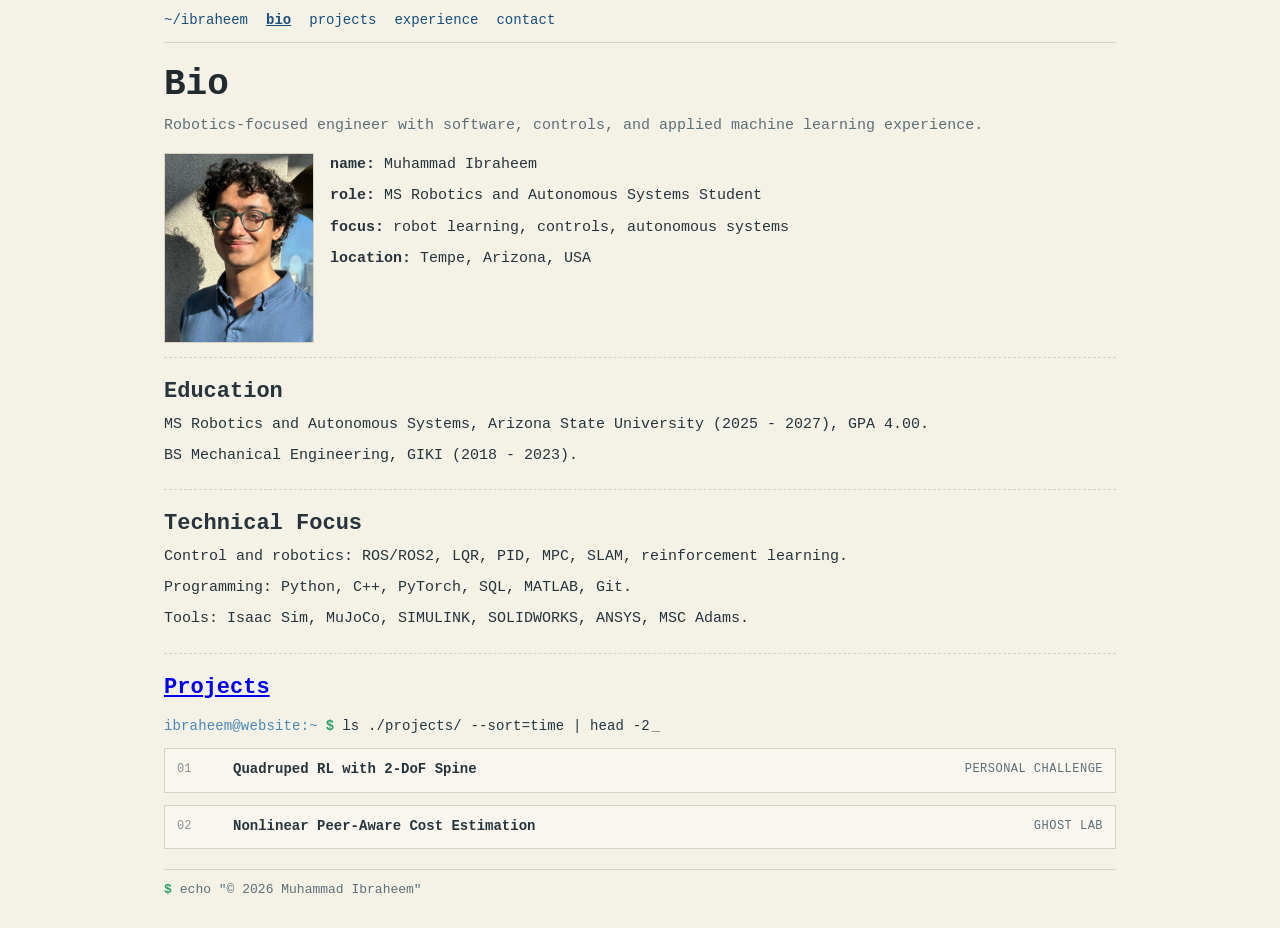
<file: index.html>
<!DOCTYPE html>
<html lang="en">
<head>
    <meta charset="UTF-8">
    <meta name="viewport" content="width=device-width, initial-scale=1.0">
    <title>Bio | Muhammad Ibraheem</title>
    <meta name="description" content="Bio of Muhammad Ibraheem, robotics-focused engineer with software, controls, and ML experience.">
    <meta name="robots" content="index,follow">
    <meta property="og:title" content="Bio | Muhammad Ibraheem">
    <meta property="og:description" content="Background, education, and technical focus in robotics and software.">
    <meta property="og:type" content="website">
    <meta property="og:url" content="https://ibraheem-111.github.io/">
    <meta property="og:image" content="https://ibraheem-111.github.io/ibraheem-coit-tower.jpeg">
    <meta name="twitter:card" content="summary_large_image">
    <meta name="twitter:title" content="Bio | Muhammad Ibraheem">
    <meta name="twitter:description" content="Background and technical focus in robotics.">
    <meta name="twitter:image" content="https://ibraheem-111.github.io/ibraheem-coit-tower.jpeg">
    <link rel="canonical" href="https://ibraheem-111.github.io/">
    <link rel="icon" type="image/svg+xml" href="/favicon.svg">
    <link rel="shortcut icon" href="/favicon.svg">
    <link rel="stylesheet" href="/styles.css">
    <!-- GoatCounter Analytics -->
    <script data-goatcounter="https://ibraheem-111.goatcounter.com/count" async src="//gc.zgo.at/count.js"></script>
</head>
<body>
    <a href="#mainContent" class="skip-to-content">Skip to main content</a>
    <div class="layout">
        <nav class="top-nav" aria-label="Main navigation">
            <a href="/">~/ibraheem</a>
            <a href="/" aria-current="page">bio</a>
            <a href="/projects/">projects</a>
            <a href="/experience.html">experience</a>
            <a href="/contact.html">contact</a>
        </nav>

        <main id="mainContent">
            <h1>Bio</h1>
            <p class="lead">Robotics-focused engineer with software, controls, and applied machine learning experience.</p>

            <section class="entry profile-entry">
                <img src="/ibraheem-coit-tower.jpeg" alt="Portrait of Muhammad Ibraheem" class="profile-photo">
                <div>
                    <p class="desc"><strong>name:</strong> Muhammad Ibraheem</p>
                    <p class="desc"><strong>role:</strong> MS Robotics and Autonomous Systems Student</p>
                    <p class="desc"><strong>focus:</strong> robot learning, controls, autonomous systems</p>
                    <p class="desc"><strong>location:</strong> Tempe, Arizona, USA</p>
                </div>
            </section>

            <section class="entry">
                <h2>Education</h2>
                <p class="desc">MS Robotics and Autonomous Systems, Arizona State University (2025 - 2027), GPA 4.00.</p>
                <p class="desc">BS Mechanical Engineering, GIKI (2018 - 2023).</p>
            </section>

            <section class="entry">
                <h2>Technical Focus</h2>
                <p class="desc">Control and robotics: ROS/ROS2, LQR, PID, MPC, SLAM, reinforcement learning.</p>
                <p class="desc">Programming: Python, C++, PyTorch, SQL, MATLAB, Git.</p>
                <p class="desc">Tools: Isaac Sim, MuJoCo, SIMULINK, SOLIDWORKS, ANSYS, MSC Adams.</p>
            </section>

            <section class="entry" aria-labelledby="featured-projects-title">
                <h2 id="featured-projects-title"><a href="/projects/">Projects</a></h2>
                <div class="block"><span class="prompt">$</span>ls ./projects/ --sort=time | head -2</div>
                <details class="project-details project-toggle">
                    <summary>
                        <span class="toggle-num">01</span>
                        <span class="toggle-title">Quadruped RL with 2-DoF Spine</span>
                        <span class="toggle-meta">Personal Challenge</span>
                    </summary>
                    <ul class="list">
                        <li>Modified a Unitree Go2 with a 2-joint spine and trained an RL policy for tight-corner navigation.</li>
                        <li>Designed observation and action spaces using IMU, joint states, and relative obstacle-goal pose.</li>
                        <li>Iteratively tuned rewards and dynamics constraints in Isaac Sim for robust hallway turning.</li>
                    </ul>
                    <p class="links">
                        <a href="/projects/">view-projects</a>
                    </p>
                </details>

                <details class="project-details project-toggle">
                    <summary>
                        <span class="toggle-num">02</span>
                        <span class="toggle-title">Nonlinear Peer-Aware Cost Estimation</span>
                        <span class="toggle-meta">GHOST Lab</span>
                    </summary>
                    <ul class="list">
                        <li>Programmed a mobile robot to move based on a nonlinear peer-aware cost function.</li>
                        <li>Built real-time control and filtering stack with ROS, EKF, and MPC.</li>
                        <li>Integrated Bayesian intent inference for belief-aware decisions.</li>
                    </ul>
                    <p class="links">
                        <a href="/projects/">view-projects</a>
                    </p>
                </details>
            </section>
        </main>

        <footer>
            <div><span class="prompt">$</span>echo "© 2026 Muhammad Ibraheem"</div>
        </footer>
    </div>
</body>
</html>
</file>
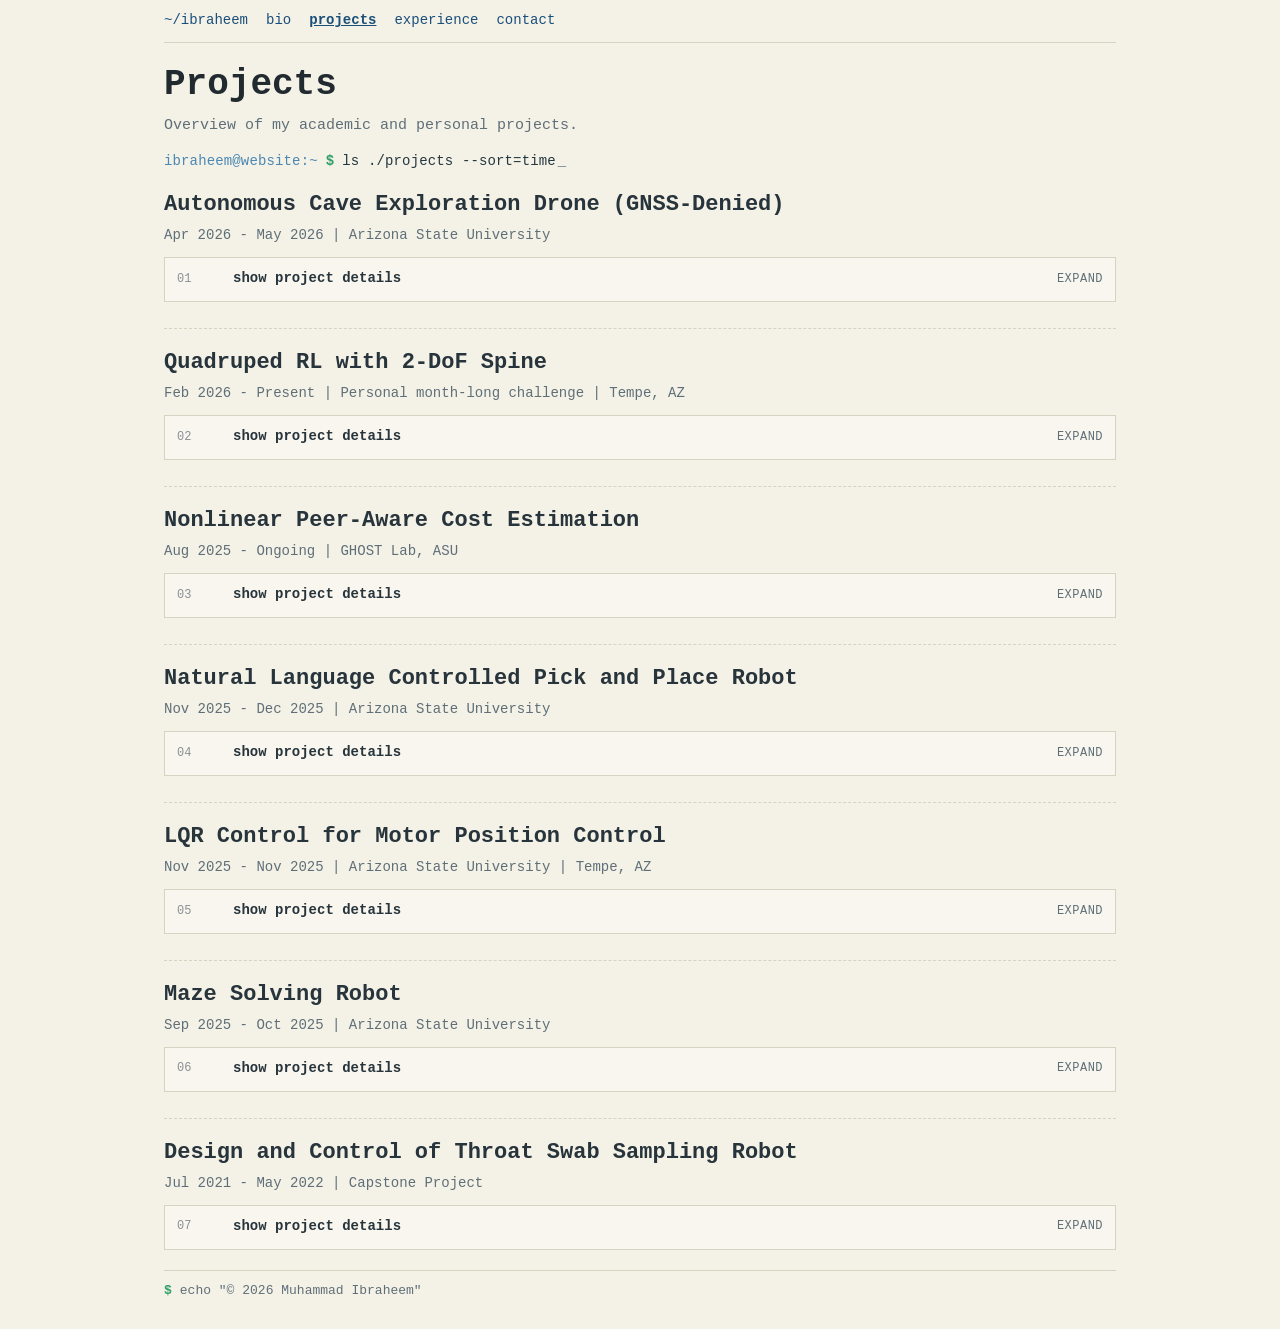
<file: projects/index.html>
<!DOCTYPE html>
<html lang="en">
<head>
    <meta charset="UTF-8">
    <meta name="viewport" content="width=device-width, initial-scale=1.0">
    <title>Projects | Muhammad Ibraheem</title>
    <meta name="description" content="Robotics projects by Muhammad Ibraheem with direct links to case studies and GitHub.">
    <meta name="author" content="Muhammad Ibraheem">
    <meta name="robots" content="index,follow">
    <link rel="canonical" href="https://ibraheem-111.github.io/projects/">
    <meta property="og:title" content="Projects | Muhammad Ibraheem">
    <meta property="og:description" content="Direct overview of robotics projects with case studies and GitHub links.">
    <meta property="og:type" content="website">
    <meta property="og:url" content="https://ibraheem-111.github.io/projects/">
    <meta property="og:image" content="https://ibraheem-111.github.io/ibraheem-coit-tower.jpeg">
    <meta name="twitter:card" content="summary_large_image">
    <meta name="twitter:title" content="Projects | Muhammad Ibraheem">
    <meta name="twitter:description" content="Direct overview of robotics projects with case studies and GitHub links.">
    <meta name="twitter:image" content="https://ibraheem-111.github.io/ibraheem-coit-tower.jpeg">
    <link rel="icon" type="image/svg+xml" href="/favicon.svg">
    <link rel="shortcut icon" href="/favicon.svg">
    <link rel="stylesheet" href="/styles.css">
    <!-- GoatCounter Analytics -->
    <script data-goatcounter="https://ibraheem-111.goatcounter.com/count" async src="//gc.zgo.at/count.js"></script>
</head>
<body>
    <a href="#mainContent" class="skip-to-content">Skip to main content</a>
    <div class="layout">
        <nav class="top-nav" aria-label="Main navigation">
            <a href="/">~/ibraheem</a>
            <a href="/">bio</a>
            <a href="/projects/" aria-current="page">projects</a>
            <a href="/experience.html">experience</a>
            <a href="/contact.html">contact</a>
        </nav>

        <main id="mainContent">
            <h1>Projects</h1>
            <p class="lead">Overview of my academic and personal projects.</p>

            <div class="block"><span class="prompt">$</span>ls ./projects --sort=time</div>

            <section class="project" aria-labelledby="cave-title">
                <h2 id="cave-title">Autonomous Cave Exploration Drone (GNSS-Denied)</h2>
                <p class="meta">Apr 2026 - May 2026 | Arizona State University</p>
                <details class="project-details project-toggle">
                    <summary>
                        <span class="toggle-num">01</span>
                        <span class="toggle-title">show project details</span>
                        <span class="toggle-meta">expand</span>
                    </summary>
                    <p class="desc">Frontier-based autonomous mapping of a GNSS-denied cave with a PX4/Gazebo quadrotor. Replaced GPS with external-vision EKF2 fusion, bridging RTAB-Map RGB-D odometry into PX4 and adding reactive lidar avoidance and a return-home behavior.</p>
                    <p class="tags">tech: ROS 2, PX4, Gazebo, RTAB-Map, RGB-D SLAM, Python, Lidar</p>
                    <ul class="list">
                        <li>Built a PX4/Gazebo cave drone with RGB-D camera, 2D lidar, IMU, and a front spotlight.</li>
                        <li>Configured EKF2 for GNSS-denied flight using external vision for position and heading.</li>
                        <li>Bridged RTAB-Map odometry into PX4 VehicleOdometry with ENU/FLU to NED/FRD frame handling.</li>
                        <li>Wrote a ROS 2 autonomy node for takeoff, cave entry, frontier exploration, local planning, avoidance, and return.</li>
                    </ul>
                    <p class="links">
                        <a href="/projects/cave-exploration.html">case-study</a>
                        <a href="https://github.com/ibraheem-111/energy-and-uncertainty-aware-active-exploration" target="_blank" rel="noopener noreferrer">github</a>
                        <span class="disabled">demo (todo)</span>
                    </p>
                </details>
            </section>

            <section class="project" aria-labelledby="quadruped-title">
                <h2 id="quadruped-title">Quadruped RL with 2-DoF Spine</h2>
                <p class="meta">Feb 2026 - Present | Personal month-long challenge | Tempe, AZ</p>
                <details class="project-details project-toggle">
                    <summary>
                        <span class="toggle-num">02</span>
                        <span class="toggle-title">show project details</span>
                        <span class="toggle-meta">expand</span>
                    </summary>
                    <p class="desc">Modified a Unitree Go2 with a 2-joint spine and trained an RL policy for tight-corner navigation in narrow hallways. Designed observation/action spaces using IMU, joint states, and relative obstacle-goal pose. Training done in Isaac Sim with iterative dynamics constraints.</p>
                    <p class="tags">tech: Reinforcement Learning, Isaac Sim, Python, Robot Dynamics, IMU</p>
                    <ul class="list">
                        <li>Trained a locomotion policy for a Unitree Go2 quadruped under challenging terrain conditions.</li>
                        <li>Designed observation and action spaces using IMU, joint states, and relative obstacle-goal pose.</li>
                        <li>Iteratively tuned rewards and simulation constraints for robust tight-corner and hallway navigation.</li>
                    </ul>
                    <p class="links">
                        <span class="disabled">case-study (on hold)</span>
                        <a href="https://github.com/ibraheem-111/quadruped-spine-link" target="_blank" rel="noopener noreferrer">github</a>
                        <span class="disabled">demo (todo)</span>
                    </p>
                </details>
            </section>

            <section class="project" aria-labelledby="nonlinear-title">
                <h2 id="nonlinear-title">Nonlinear Peer-Aware Cost Estimation</h2>
                <p class="meta">Aug 2025 - Ongoing | GHOST Lab, ASU</p>
                <details class="project-details project-toggle">
                    <summary>
                        <span class="toggle-num">03</span>
                        <span class="toggle-title">show project details</span>
                        <span class="toggle-meta">expand</span>
                    </summary>
                    <p class="desc">Mobile robot navigation using a nonlinear cost function with motion-capture calibration, EKF filtering, and model predictive control.</p>
                    <p class="desc">IJRR manuscript submission is currently in progress for this project.</p>
                    <p class="tags">tech: ROS, C++, Motion Capture, EKF, MPC</p>
                    <ul class="list">
                        <li>Programmed a mobile robot to move based on a nonlinear peer-aware cost function.</li>
                        <li>Calibrated motion capture to estimate real-time positions of rigid bodies.</li>
                        <li>Developed ROS nodes in C++ for real-time control and feedback collection.</li>
                        <li>Used Extended Kalman Filter to reduce motion-capture noise.</li>
                        <li>Applied Model Predictive Control for trajectory planning and robot motion control.</li>
                        <li>Integrated Bayesian intent inference for belief-aware decision making.</li>
                    </ul>
                    <p class="links">
                        <span class="disabled">case-study (on hold)</span>
                        <a href="https://github.com/YousefSoltanian/intent_comm_ros2_ws/tree/main/src" target="_blank" rel="noopener noreferrer">github</a>
                        <span class="disabled">demo (todo)</span>
                    </p>
                </details>
            </section>

            <section class="project" aria-labelledby="nlpp-title">
                <h2 id="nlpp-title">Natural Language Controlled Pick and Place Robot</h2>
                <p class="meta">Nov 2025 - Dec 2025 | Arizona State University</p>
                <details class="project-details project-toggle">
                    <summary>
                        <span class="toggle-num">04</span>
                        <span class="toggle-title">show project details</span>
                        <span class="toggle-meta">expand</span>
                    </summary>
                    <p class="desc">Built a robot system that maps user language commands into pick/place actions using ROS2 orchestration and 3D perception.</p>
                    <p class="tags">tech: ROS2, Python, Computer Vision, NLP</p>
                    <ul class="list">
                        <li>Programmed a robot to pick and place colored and sized blocks based on user instructions.</li>
                        <li>Created a ROS2 orchestrator node to delegate tasks using ROS2 actions.</li>
                        <li>Implemented stereo perception for object size, color, and depth estimation.</li>
                        <li>Added retry and verification loops for failed manipulations.</li>
                    </ul>
                    <p class="links">
                        <span class="disabled">case-study (on hold)</span>
                        <a href="https://github.com/ibraheem-111/ras545-final" target="_blank" rel="noopener noreferrer">github</a>
                        <a href="https://youtu.be/O5aPdSGbs1w" target="_blank" rel="noopener noreferrer">demo</a>
                    </p>
                </details>
            </section>

            <section class="project" aria-labelledby="lqr-title">
                <h2 id="lqr-title">LQR Control for Motor Position Control</h2>
                <p class="meta">Nov 2025 - Nov 2025 | Arizona State University | Tempe, AZ</p>
                <details class="project-details project-toggle">
                    <summary>
                        <span class="toggle-num">05</span>
                        <span class="toggle-title">show project details</span>
                        <span class="toggle-meta">expand</span>
                    </summary>
                    <p class="desc">Built and evaluated LQR-based controllers for motor position control and disturbance-robust cart-pole stabilization.</p>
                    <p class="tags">tech: SIMULINK, Arduino, ROS2, Gazebo, LQR, State Feedback, IIR Filtering</p>
                    <ul class="list">
                        <li>Built an LQR position controller in SIMULINK and ported it to Arduino.</li>
                        <li>Implemented state-feedback control with IIR velocity filtering to reject encoder noise.</li>
                        <li>Developed and analyzed an LQR cart-pole controller in ROS2 and Gazebo under stochastic earthquake disturbances, tuning Q and R matrices to balance stability and control effort.</li>
                        <li>Evaluated system performance using pole angle deviation, cart displacement, and control effort metrics.</li>
                    </ul>
                    <p class="links">
                        <span class="disabled">case-study (on hold)</span>
                        <span class="disabled">github (todo)</span>
                        <span class="disabled">demo (todo)</span>
                    </p>
                </details>
            </section>

            <section class="project" aria-labelledby="maze-title">
                <h2 id="maze-title">Maze Solving Robot</h2>
                <p class="meta">Sep 2025 - Oct 2025 | Arizona State University</p>
                <details class="project-details project-toggle">
                    <summary>
                        <span class="toggle-num">06</span>
                        <span class="toggle-title">show project details</span>
                        <span class="toggle-meta">expand</span>
                    </summary>
                    <p class="desc">Vision-based maze solving with VLM supervision and A* search for pathfinding.</p>
                    <p class="tags">tech: OpenCLIP, YOLO, CV2, A* Search</p>
                    <ul class="list">
                        <li>Used OpenCLIP VLM as a supervisor agent to trigger the maze-solving pipeline.</li>
                        <li>Leveraged YOLO and CV2 for computer vision to isolate the maze region.</li>
                        <li>Implemented A* search to find maze solutions.</li>
                        <li>Used multithreading to separate motion control and maze detection modules.</li>
                    </ul>
                    <p class="links">
                        <span class="disabled">github (todo)</span>
                        <a href="https://www.linkedin.com/posts/muhammad-ibraheem-robotics_a-few-weeks-ago-i-programmed-this-robot-ugcPost-7403331270530965504-ETrW?utm_source=share&utm_medium=member_desktop&rcm=ACoAACSr9K8B1elJvjcX5cQr2xw1U8Rp2z8egsg" target="_blank" rel="noopener noreferrer">demo</a>
                    </p>
                </details>
            </section>

            <section class="project" aria-labelledby="swab-title">
                <h2 id="swab-title">Design and Control of Throat Swab Sampling Robot</h2>
                <p class="meta">Jul 2021 - May 2022 | Capstone Project</p>
                <details class="project-details project-toggle">
                    <summary>
                        <span class="toggle-num">07</span>
                        <span class="toggle-title">show project details</span>
                        <span class="toggle-meta">expand</span>
                    </summary>
                    <p class="desc">6-DOF robotic system from CAD and dynamic analysis to inverse kinematics and ROS-based network control. Placed 3rd out of 25 teams.</p>
                    <p class="tags">tech: SOLIDWORKS, MSC Adams, MATLAB, ROS</p>
                    <ul class="list">
                        <li>Achieved 3rd position in the 2022 industrial open house out of 25 competing groups.</li>
                        <li>Designed the robot using SOLIDWORKS and MSC Adams for dynamic analysis.</li>
                        <li>Simulated inverse kinematic equations for joint-angle calculation in MATLAB.</li>
                        <li>Developed ROS nodes for controlling the robot over the network.</li>
                        <li>Tuned control parameters and sensors for real-robot operation.</li>
                    </ul>
                    <p class="links">
                        <a href="https://github.com/ibraheem-111/Design-and-Control-of-Throat-Swab-Sampling-Robot" target="_blank" rel="noopener noreferrer">github</a>
                        <span class="disabled">demo (todo)</span>
                    </p>
                </details>
            </section>
        </main>

        <footer>
            <div><span class="prompt">$</span>echo "© 2026 Muhammad Ibraheem"</div>
        </footer>
    </div>
</body>
</html>
</file>
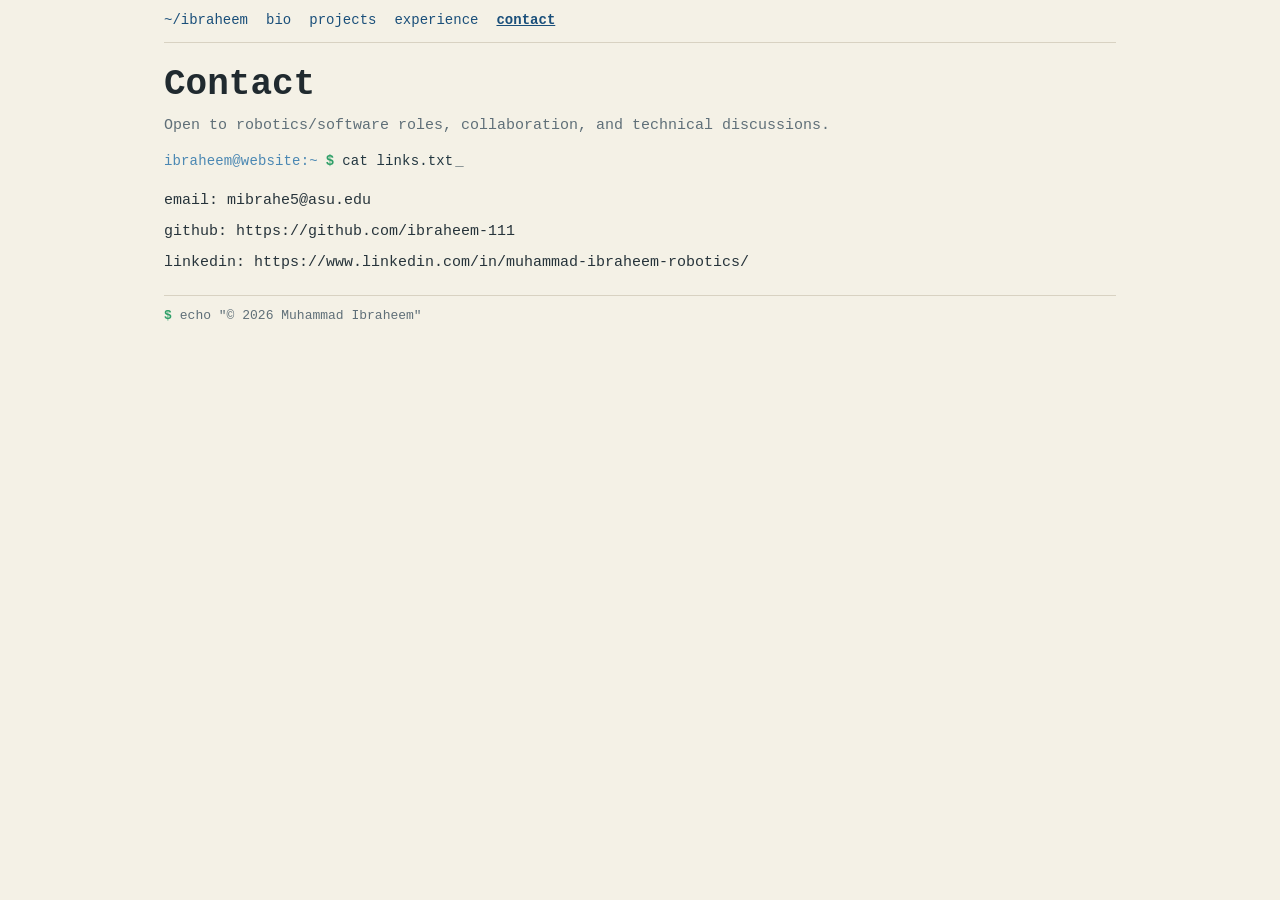
<file: contact.html>
<!DOCTYPE html>
<html lang="en">
<head>
    <meta charset="UTF-8">
    <meta name="viewport" content="width=device-width, initial-scale=1.0">
    <title>Contact | Muhammad Ibraheem</title>
    <meta name="description" content="Contact details for Muhammad Ibraheem.">
    <meta name="robots" content="index,follow">
    <meta property="og:title" content="Contact | Muhammad Ibraheem">
    <meta property="og:description" content="Email, GitHub, and LinkedIn contact details.">
    <meta property="og:type" content="website">
    <meta property="og:url" content="https://ibraheem-111.github.io/contact.html">
    <meta property="og:image" content="https://ibraheem-111.github.io/ibraheem-coit-tower.jpeg">
    <meta name="twitter:card" content="summary_large_image">
    <meta name="twitter:title" content="Contact | Muhammad Ibraheem">
    <meta name="twitter:description" content="Email, GitHub, and LinkedIn contact details.">
    <meta name="twitter:image" content="https://ibraheem-111.github.io/ibraheem-coit-tower.jpeg">
    <link rel="canonical" href="https://ibraheem-111.github.io/contact.html">
    <link rel="icon" type="image/svg+xml" href="/favicon.svg">
    <link rel="shortcut icon" href="/favicon.svg">
    <link rel="stylesheet" href="/styles.css">
    <!-- GoatCounter Analytics -->
    <script data-goatcounter="https://ibraheem-111.goatcounter.com/count" async src="//gc.zgo.at/count.js"></script>
</head>
<body>
    <a href="#mainContent" class="skip-to-content">Skip to main content</a>
    <div class="layout">
        <nav class="top-nav" aria-label="Main navigation">
            <a href="/">~/ibraheem</a>
            <a href="/">bio</a>
            <a href="/projects/">projects</a>
            <a href="/experience.html">experience</a>
            <a href="/contact.html" aria-current="page">contact</a>
        </nav>

        <main id="mainContent">
            <h1>Contact</h1>
            <p class="lead">Open to robotics/software roles, collaboration, and technical discussions.</p>

            <div class="block"><span class="prompt">$</span>cat links.txt</div>

            <section class="entry">
                <p class="desc">email: <a class="plain-link" href="mailto:mibrahe5@asu.edu" target="_blank" rel="noopener noreferrer">mibrahe5@asu.edu</a></p>
                <p class="desc">github: <a class="plain-link" href="https://github.com/ibraheem-111" target="_blank" rel="noopener noreferrer">https://github.com/ibraheem-111</a></p>
                <p class="desc">linkedin: <a class="plain-link" href="https://www.linkedin.com/in/muhammad-ibraheem-robotics/" target="_blank" rel="noopener noreferrer">https://www.linkedin.com/in/muhammad-ibraheem-robotics/</a></p>
            </section>
        </main>

        <footer>
            <div><span class="prompt">$</span>echo "© 2026 Muhammad Ibraheem"</div>
        </footer>
    </div>
</body>
</html>
</file>
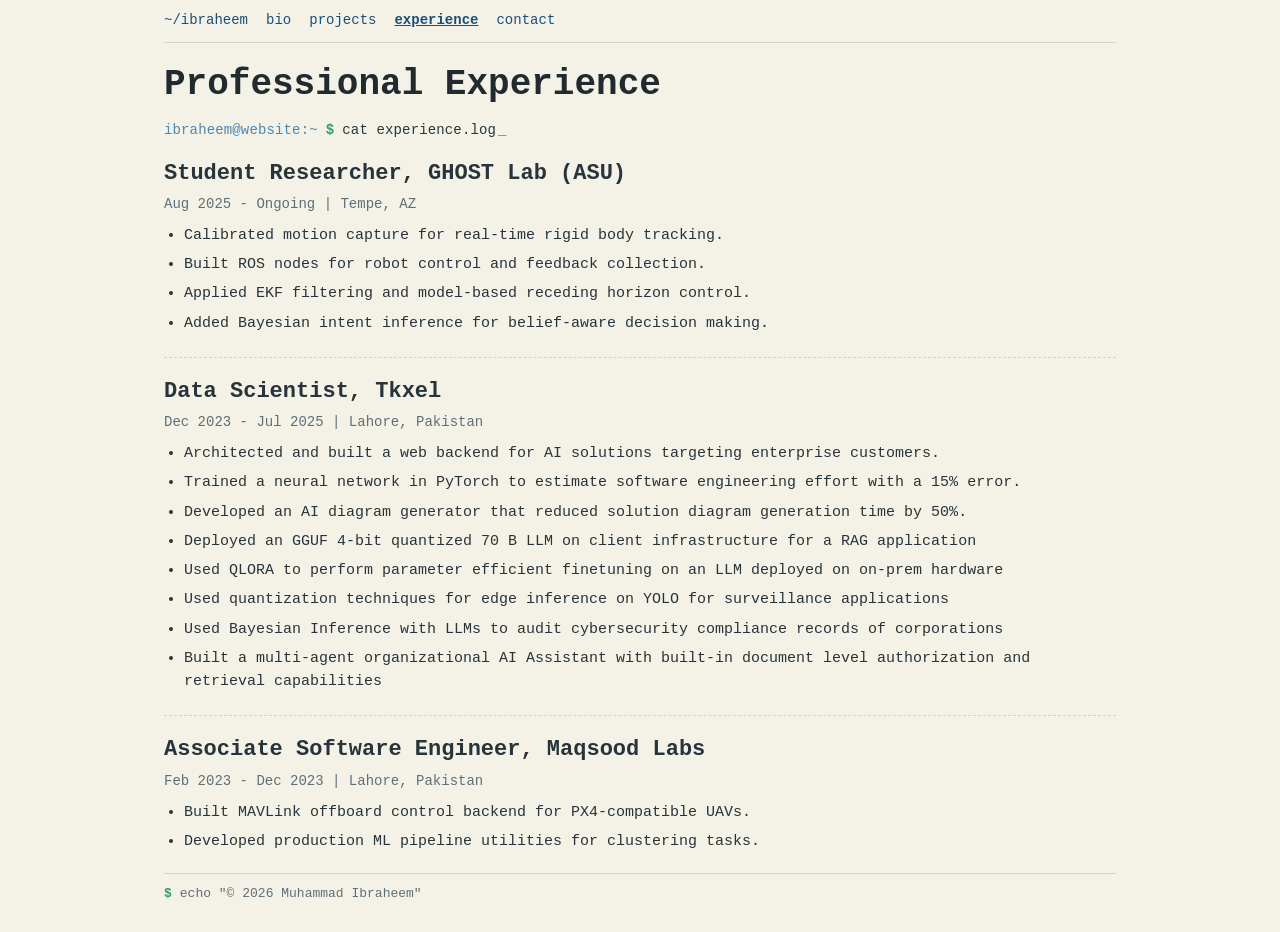
<file: experience.html>
<!DOCTYPE html>
<html lang="en">
<head>
    <meta charset="UTF-8">
    <meta name="viewport" content="width=device-width, initial-scale=1.0">
    <title>Experience | Muhammad Ibraheem</title>
    <meta name="description" content="Experience of Muhammad Ibraheem in robotics research and applied AI engineering.">
    <meta name="robots" content="index,follow">
    <meta property="og:title" content="Experience | Muhammad Ibraheem">
    <meta property="og:description" content="Robotics and AI experience in research and industry.">
    <meta property="og:type" content="website">
    <meta property="og:url" content="https://ibraheem-111.github.io/experience.html">
    <meta property="og:image" content="https://ibraheem-111.github.io/ibraheem-coit-tower.jpeg">
    <meta name="twitter:card" content="summary_large_image">
    <meta name="twitter:title" content="Experience | Muhammad Ibraheem">
    <meta name="twitter:description" content="Research and industry experience in robotics and AI.">
    <meta name="twitter:image" content="https://ibraheem-111.github.io/ibraheem-coit-tower.jpeg">
    <link rel="canonical" href="https://ibraheem-111.github.io/experience.html">
    <link rel="icon" type="image/svg+xml" href="/favicon.svg">
    <link rel="shortcut icon" href="/favicon.svg">
    <link rel="stylesheet" href="/styles.css">
    <!-- GoatCounter Analytics -->
    <script data-goatcounter="https://ibraheem-111.goatcounter.com/count" async src="//gc.zgo.at/count.js"></script>
</head>
<body>
    <a href="#mainContent" class="skip-to-content">Skip to main content</a>
    <div class="layout">
        <nav class="top-nav" aria-label="Main navigation">
            <a href="/">~/ibraheem</a>
            <a href="/">bio</a>
            <a href="/projects/">projects</a>
            <a href="/experience.html" aria-current="page">experience</a>
            <a href="/contact.html">contact</a>
        </nav>

        <main id="mainContent">
            <h1>Professional Experience</h1>

            <div class="block"><span class="prompt">$</span>cat experience.log</div>

            <section class="entry">
                <h2>Student Researcher, GHOST Lab (ASU)</h2>
                <p class="meta">Aug 2025 - Ongoing | Tempe, AZ</p>
                <ul class="list">
                    <li>Calibrated motion capture for real-time rigid body tracking.</li>
                    <li>Built ROS nodes for robot control and feedback collection.</li>
                    <li>Applied EKF filtering and model-based receding horizon control.</li>
                    <li>Added Bayesian intent inference for belief-aware decision making.</li>
                </ul>
            </section>

            <section class="entry">
                <h2>Data Scientist, Tkxel</h2>
                <p class="meta">Dec 2023 - Jul 2025 | Lahore, Pakistan</p>
                <ul class="list">
                    <li>Architected and built a web backend for AI solutions targeting enterprise customers.</li>
                    <li>Trained a neural network in PyTorch to estimate software engineering effort with a 15% error.</li>
                    <li>Developed an AI diagram generator that reduced solution diagram generation time by 50%.</li>
                    <li>Deployed an GGUF 4-bit quantized 70 B LLM on client infrastructure for a RAG application</li>
                    <li>Used QLORA to perform parameter efficient finetuning on an LLM deployed on on-prem hardware</li>
                    <li>Used quantization techniques for edge inference on YOLO for surveillance applications</li>
                    <li>Used Bayesian Inference with LLMs to audit cybersecurity compliance records of corporations</li>
                    <li>Built a multi-agent organizational AI Assistant with built-in document level authorization and retrieval capabilities</li>  
                </ul>
            </section>

            <section class="entry">
                <h2>Associate Software Engineer, Maqsood Labs</h2>
                <p class="meta">Feb 2023 - Dec 2023 | Lahore, Pakistan</p>
                <ul class="list">
                    <li>Built MAVLink offboard control backend for PX4-compatible UAVs.</li>
                    <li>Developed production ML pipeline utilities for clustering tasks.</li>
                </ul>
            </section>
        </main>

        <footer>
            <div><span class="prompt">$</span>echo "© 2026 Muhammad Ibraheem"</div>
        </footer>
    </div>
</body>
</html>
</file>
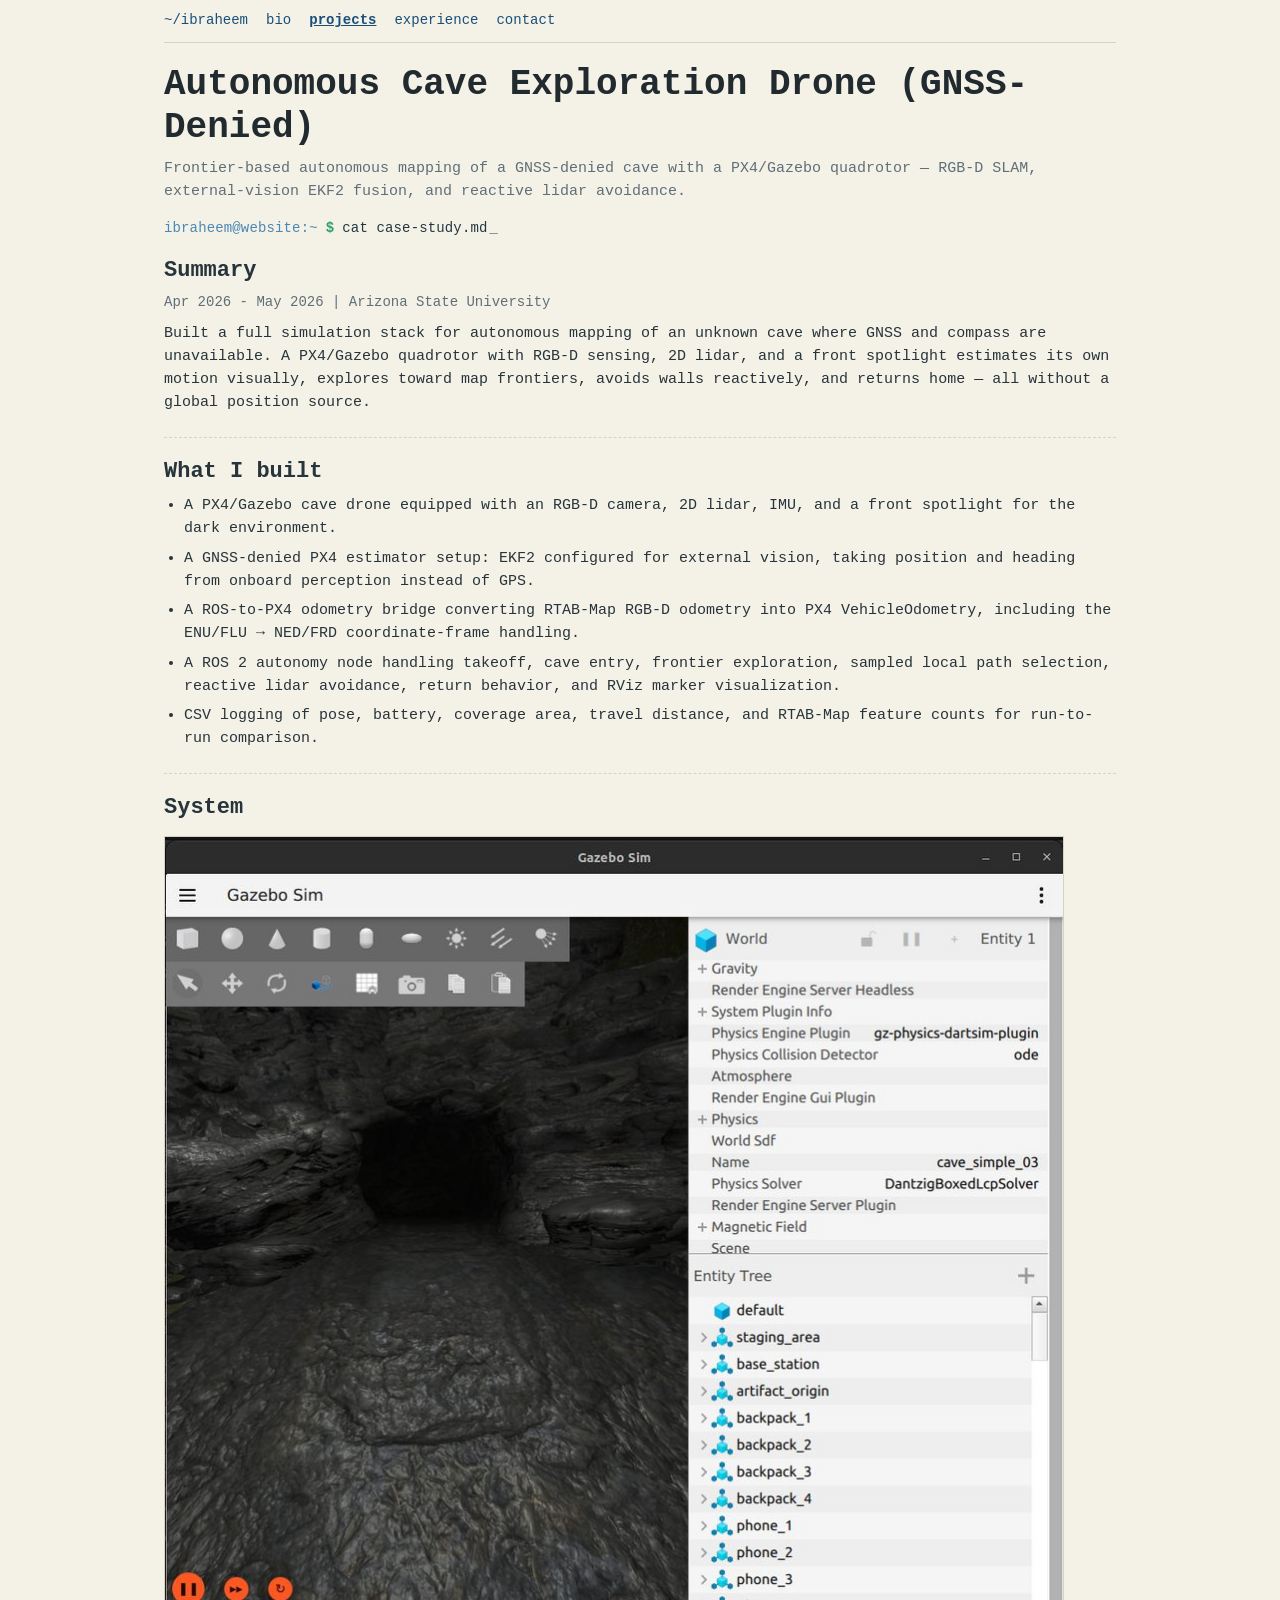
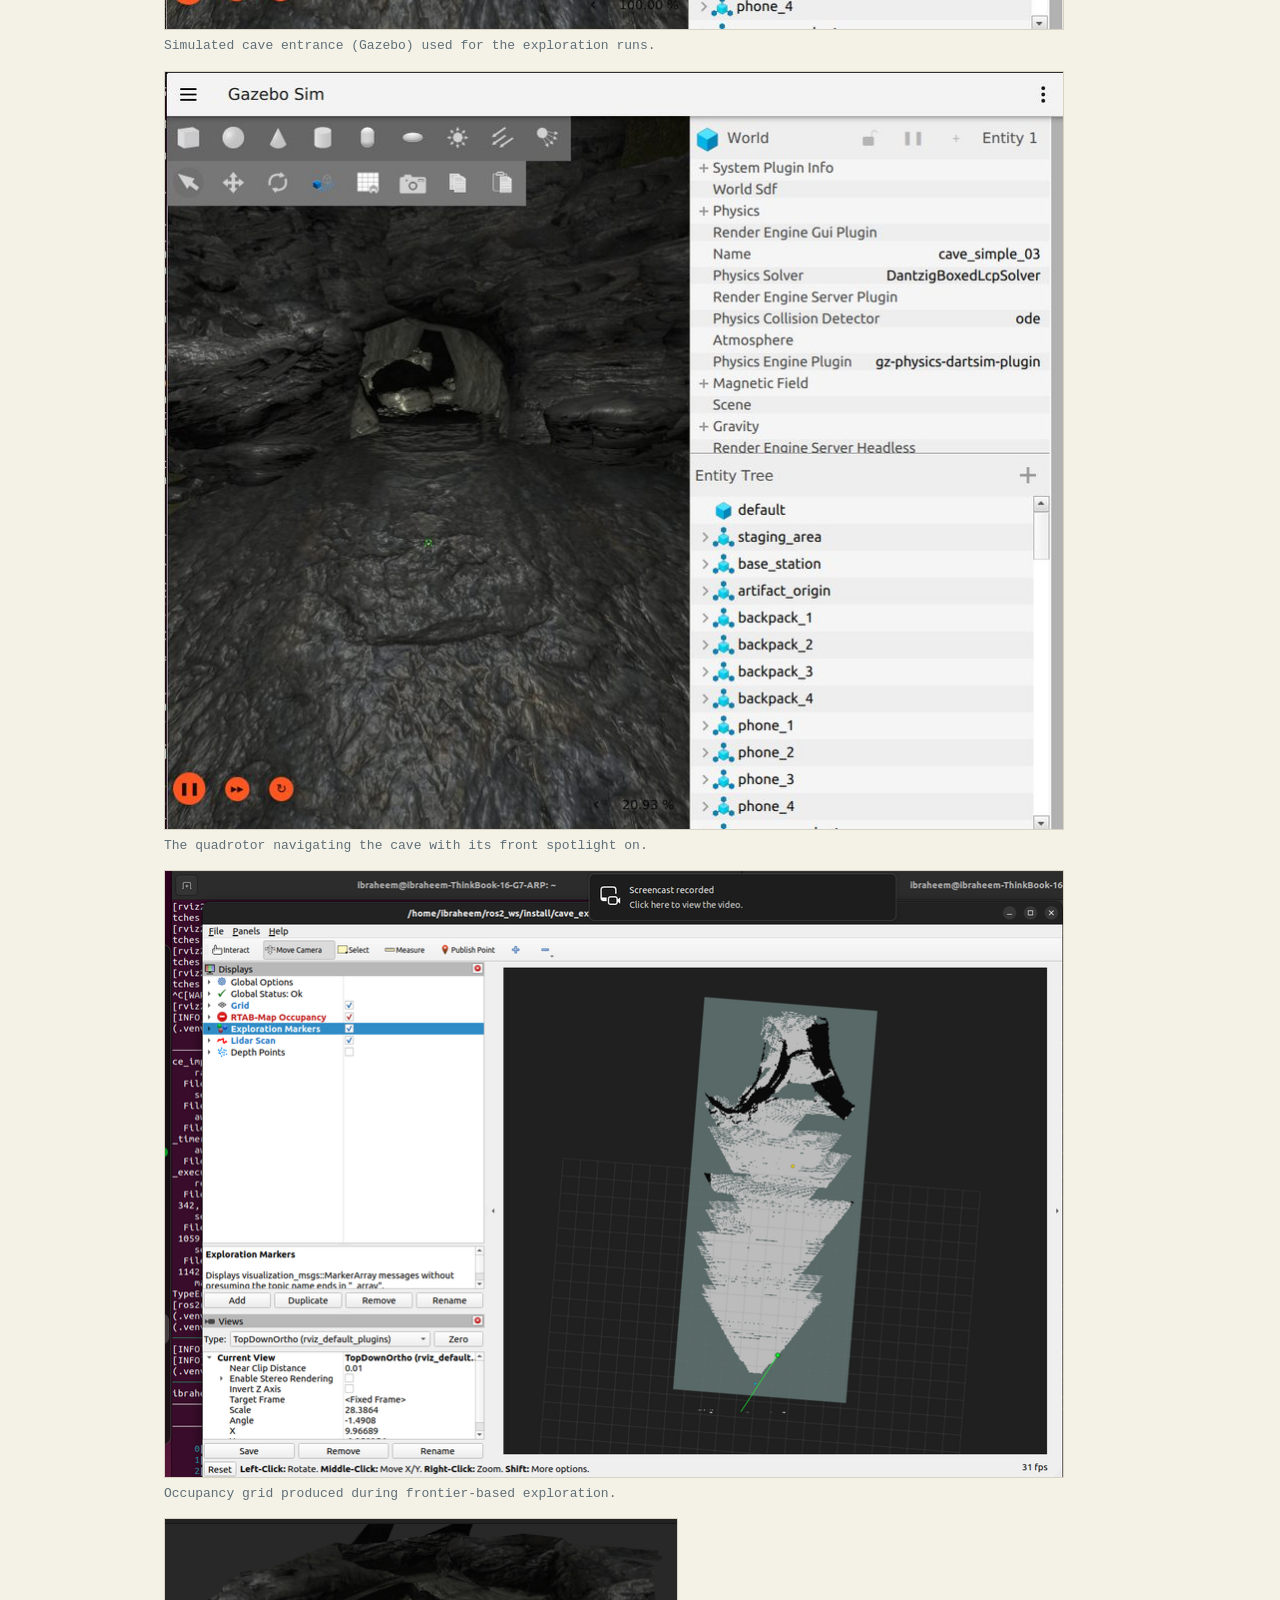
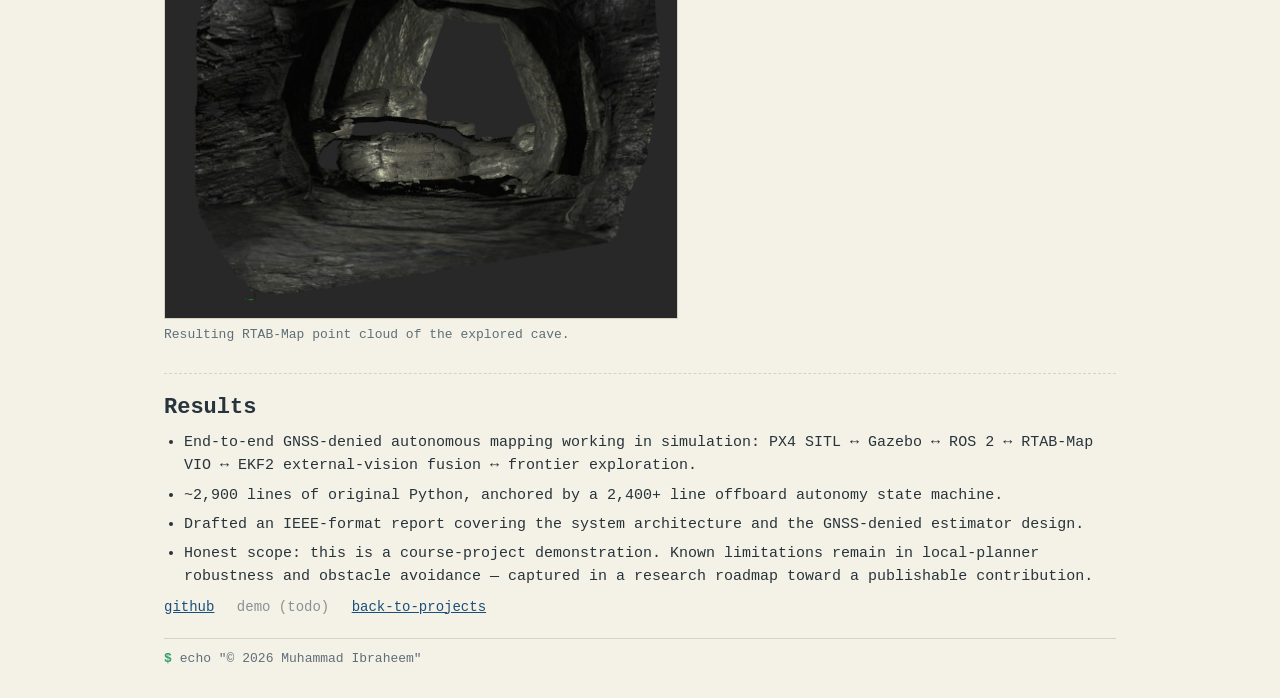
<file: projects/cave-exploration.html>
<!DOCTYPE html>
<html lang="en">
<head>
    <meta charset="UTF-8">
    <meta name="viewport" content="width=device-width, initial-scale=1.0">
    <title>Autonomous Cave Exploration Drone (GNSS-Denied) | Case Study</title>
    <meta name="description" content="Case study: frontier-based autonomous cave exploration with a GNSS-denied PX4/Gazebo quadrotor using RGB-D SLAM and reactive lidar avoidance.">
    <meta name="robots" content="index,follow">
    <meta property="og:title" content="Autonomous Cave Exploration Drone (GNSS-Denied) | Case Study">
    <meta property="og:description" content="Frontier-based GNSS-denied cave mapping with PX4, ROS 2, RTAB-Map RGB-D SLAM, and external-vision EKF2 fusion.">
    <meta property="og:type" content="article">
    <meta property="og:url" content="https://ibraheem-111.github.io/projects/cave-exploration.html">
    <meta property="og:image" content="https://ibraheem-111.github.io/projects/assets/cave-exploration/cave_entrance.jpg">
    <meta name="twitter:card" content="summary_large_image">
    <meta name="twitter:title" content="Autonomous Cave Exploration Drone (GNSS-Denied) | Case Study">
    <meta name="twitter:description" content="PX4/ROS 2 quadrotor mapping a GNSS-denied cave with RGB-D SLAM and frontier exploration.">
    <meta name="twitter:image" content="https://ibraheem-111.github.io/projects/assets/cave-exploration/cave_entrance.jpg">
    <link rel="canonical" href="https://ibraheem-111.github.io/projects/cave-exploration.html">
    <link rel="icon" type="image/svg+xml" href="/favicon.svg">
    <link rel="shortcut icon" href="/favicon.svg">
    <link rel="stylesheet" href="/styles.css">
    <!-- GoatCounter Analytics -->
    <script data-goatcounter="https://ibraheem-111.goatcounter.com/count" async src="//gc.zgo.at/count.js"></script>
</head>
<body>
    <a href="#mainContent" class="skip-to-content">Skip to main content</a>
    <div class="layout">
        <nav class="top-nav" aria-label="Main navigation">
            <a href="/">~/ibraheem</a>
            <a href="/">bio</a>
            <a href="/projects/" aria-current="page">projects</a>
            <a href="/experience.html">experience</a>
            <a href="/contact.html">contact</a>
        </nav>

        <main id="mainContent">
            <h1>Autonomous Cave Exploration Drone (GNSS-Denied)</h1>
            <p class="lead">Frontier-based autonomous mapping of a GNSS-denied cave with a PX4/Gazebo quadrotor — RGB-D SLAM, external-vision EKF2 fusion, and reactive lidar avoidance.</p>

            <div class="block"><span class="prompt">$</span>cat case-study.md</div>

            <section class="entry">
                <h2>Summary</h2>
                <p class="meta">Apr 2026 - May 2026 | Arizona State University</p>
                <p class="desc">Built a full simulation stack for autonomous mapping of an unknown cave where GNSS and compass are unavailable. A PX4/Gazebo quadrotor with RGB-D sensing, 2D lidar, and a front spotlight estimates its own motion visually, explores toward map frontiers, avoids walls reactively, and returns home — all without a global position source.</p>
            </section>

            <section class="entry">
                <h2>What I built</h2>
                <ul class="list">
                    <li>A PX4/Gazebo cave drone equipped with an RGB-D camera, 2D lidar, IMU, and a front spotlight for the dark environment.</li>
                    <li>A GNSS-denied PX4 estimator setup: EKF2 configured for external vision, taking position and heading from onboard perception instead of GPS.</li>
                    <li>A ROS-to-PX4 odometry bridge converting RTAB-Map RGB-D odometry into PX4 <code>VehicleOdometry</code>, including the ENU/FLU &rarr; NED/FRD coordinate-frame handling.</li>
                    <li>A ROS 2 autonomy node handling takeoff, cave entry, frontier exploration, sampled local path selection, reactive lidar avoidance, return behavior, and RViz marker visualization.</li>
                    <li>CSV logging of pose, battery, coverage area, travel distance, and RTAB-Map feature counts for run-to-run comparison.</li>
                </ul>
            </section>

            <section class="entry">
                <h2>System</h2>
                <figure class="figure">
                    <img src="/projects/assets/cave-exploration/cave_entrance.jpg" alt="Simulated cave entrance in Gazebo used for the autonomous exploration demonstration." loading="lazy" width="900" height="794">
                    <figcaption>Simulated cave entrance (Gazebo) used for the exploration runs.</figcaption>
                </figure>
                <figure class="figure">
                    <img src="/projects/assets/cave-exploration/cave_drone_torch.jpg" alt="Quadrotor inside the cave with its front spotlight illuminating the tunnel walls." loading="lazy" width="900" height="759">
                    <figcaption>The quadrotor navigating the cave with its front spotlight on.</figcaption>
                </figure>
                <figure class="figure">
                    <img src="/projects/assets/cave-exploration/occupancy_grid.png" alt="2D occupancy grid built during exploration showing mapped free space and cave walls." loading="lazy" width="900" height="607">
                    <figcaption>Occupancy grid produced during frontier-based exploration.</figcaption>
                </figure>
                <figure class="figure">
                    <img src="/projects/assets/cave-exploration/cave_point_cloud.png" alt="3D point cloud reconstruction of the cave interior from RTAB-Map RGB-D SLAM." loading="lazy" width="514" height="401">
                    <figcaption>Resulting RTAB-Map point cloud of the explored cave.</figcaption>
                </figure>
            </section>

            <section class="entry">
                <h2>Results</h2>
                <ul class="list">
                    <li>End-to-end GNSS-denied autonomous mapping working in simulation: PX4 SITL &harr; Gazebo &harr; ROS 2 &harr; RTAB-Map VIO &harr; EKF2 external-vision fusion &harr; frontier exploration.</li>
                    <li>~2,900 lines of original Python, anchored by a 2,400+ line offboard autonomy state machine.</li>
                    <li>Drafted an IEEE-format report covering the system architecture and the GNSS-denied estimator design.</li>
                    <li>Honest scope: this is a course-project demonstration. Known limitations remain in local-planner robustness and obstacle avoidance — captured in a research roadmap toward a publishable contribution.</li>
                </ul>
                <p class="links">
                    <a href="https://github.com/ibraheem-111/energy-and-uncertainty-aware-active-exploration" target="_blank" rel="noopener noreferrer">github</a>
                    <span class="disabled">demo (todo)</span>
                    <a href="/projects/">back-to-projects</a>
                </p>
            </section>
        </main>

        <footer>
            <div><span class="prompt">$</span>echo "© 2026 Muhammad Ibraheem"</div>
        </footer>
    </div>
</body>
</html>
</file>
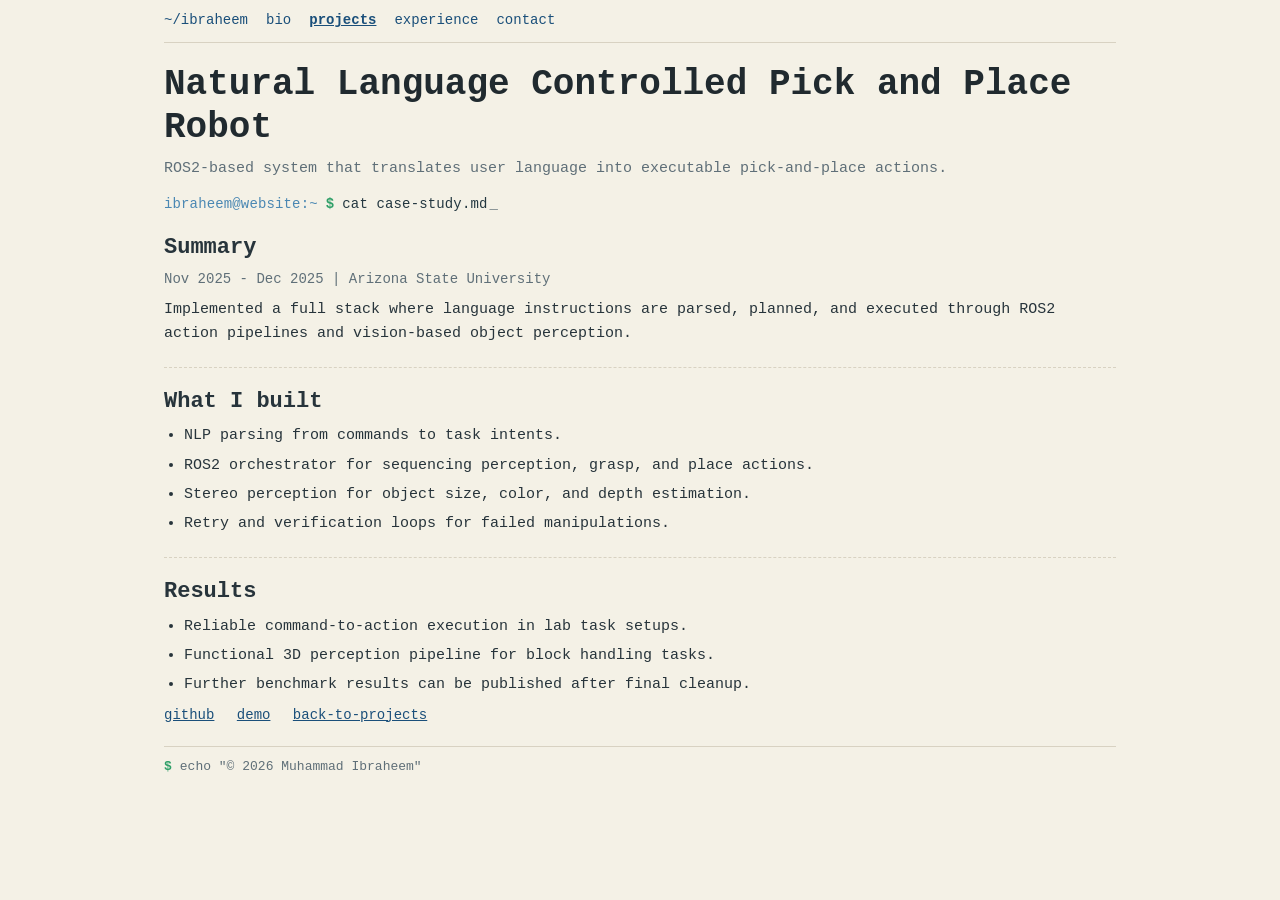
<file: projects/nl-pick-and-place.html>
<!DOCTYPE html>
<html lang="en">
<head>
    <meta charset="UTF-8">
    <meta name="viewport" content="width=device-width, initial-scale=1.0">
    <title>Natural Language Pick-and-Place Robot | Case Study</title>
    <meta name="description" content="Case study: ROS2 robot that maps language instructions to pick-and-place actions.">
    <meta name="robots" content="index,follow">
    <meta property="og:title" content="Natural Language Pick-and-Place Robot | Case Study">
    <meta property="og:description" content="ROS2 orchestration, NLP parsing, and 3D perception for robotic pick-and-place.">
    <meta property="og:type" content="article">
    <meta property="og:url" content="https://ibraheem-111.github.io/projects/nl-pick-and-place.html">
    <meta property="og:image" content="https://ibraheem-111.github.io/ibraheem-coit-tower.jpeg">
    <meta name="twitter:card" content="summary_large_image">
    <meta name="twitter:title" content="Natural Language Pick-and-Place Robot | Case Study">
    <meta name="twitter:description" content="NLP and ROS2 action orchestration for object manipulation.">
    <meta name="twitter:image" content="https://ibraheem-111.github.io/ibraheem-coit-tower.jpeg">
    <link rel="canonical" href="https://ibraheem-111.github.io/projects/nl-pick-and-place.html">
    <link rel="icon" type="image/svg+xml" href="/favicon.svg">
    <link rel="shortcut icon" href="/favicon.svg">
    <link rel="stylesheet" href="/styles.css">
    <!-- GoatCounter Analytics -->
    <script data-goatcounter="https://ibraheem-111.goatcounter.com/count" async src="//gc.zgo.at/count.js"></script>
</head>
<body>
    <a href="#mainContent" class="skip-to-content">Skip to main content</a>
    <div class="layout">
        <nav class="top-nav" aria-label="Main navigation">
            <a href="/">~/ibraheem</a>
            <a href="/">bio</a>
            <a href="/projects/" aria-current="page">projects</a>
            <a href="/experience.html">experience</a>
            <a href="/contact.html">contact</a>
        </nav>

        <main id="mainContent">
            <h1>Natural Language Controlled Pick and Place Robot</h1>
            <p class="lead">ROS2-based system that translates user language into executable pick-and-place actions.</p>

            <div class="block"><span class="prompt">$</span>cat case-study.md</div>

            <section class="entry">
                <h2>Summary</h2>
                <p class="meta">Nov 2025 - Dec 2025 | Arizona State University</p>
                <p class="desc">Implemented a full stack where language instructions are parsed, planned, and executed through ROS2 action pipelines and vision-based object perception.</p>
            </section>

            <section class="entry">
                <h2>What I built</h2>
                <ul class="list">
                    <li>NLP parsing from commands to task intents.</li>
                    <li>ROS2 orchestrator for sequencing perception, grasp, and place actions.</li>
                    <li>Stereo perception for object size, color, and depth estimation.</li>
                    <li>Retry and verification loops for failed manipulations.</li>
                </ul>
            </section>

            <section class="entry">
                <h2>Results</h2>
                <ul class="list">
                    <li>Reliable command-to-action execution in lab task setups.</li>
                    <li>Functional 3D perception pipeline for block handling tasks.</li>
                    <li>Further benchmark results can be published after final cleanup.</li>
                </ul>
                <p class="links">
                    <a href="https://github.com/ibraheem-111/ras545-final" target="_blank" rel="noopener noreferrer">github</a>
                    <a href="https://youtu.be/O5aPdSGbs1w" target="_blank" rel="noopener noreferrer">demo</a>
                    <a href="/projects/">back-to-projects</a>
                </p>
            </section>
        </main>

        <footer>
            <div><span class="prompt">$</span>echo "© 2026 Muhammad Ibraheem"</div>
        </footer>
    </div>
</body>
</html>
</file>
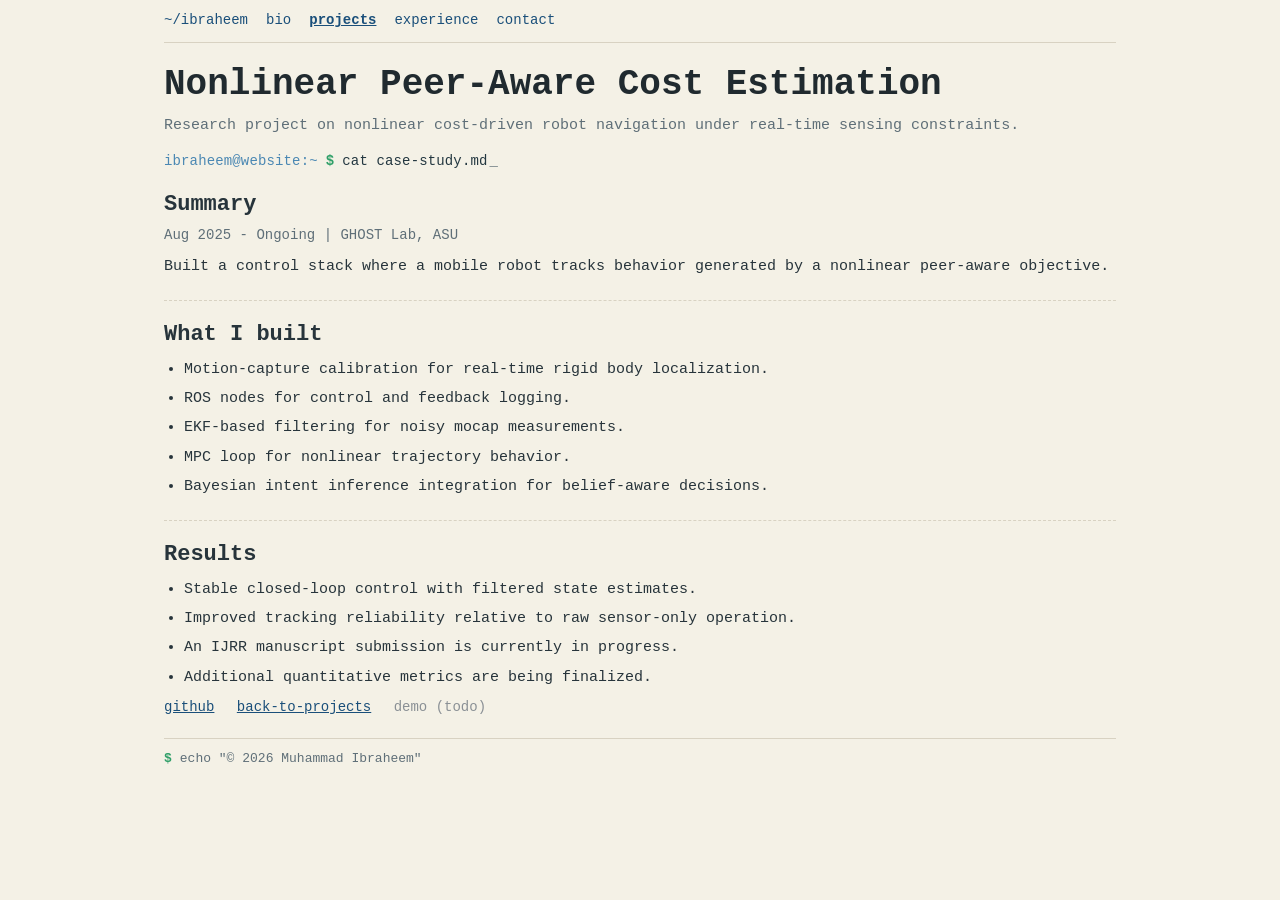
<file: projects/nonlinear-peer-aware-cost-estimation.html>
<!DOCTYPE html>
<html lang="en">
<head>
    <meta charset="UTF-8">
    <meta name="viewport" content="width=device-width, initial-scale=1.0">
    <title>Nonlinear Peer-Aware Cost Estimation | Case Study</title>
    <meta name="description" content="Case study: nonlinear cost-based robot navigation with motion capture, EKF, and MPC.">
    <meta name="robots" content="index,follow">
    <meta property="og:title" content="Nonlinear Peer-Aware Cost Estimation | Case Study">
    <meta property="og:description" content="Mobile robot control with motion capture calibration, EKF filtering, and MPC.">
    <meta property="og:type" content="article">
    <meta property="og:url" content="https://ibraheem-111.github.io/projects/nonlinear-peer-aware-cost-estimation.html">
    <meta property="og:image" content="https://ibraheem-111.github.io/ibraheem-coit-tower.jpeg">
    <meta name="twitter:card" content="summary_large_image">
    <meta name="twitter:title" content="Nonlinear Peer-Aware Cost Estimation | Case Study">
    <meta name="twitter:description" content="Research case study with EKF and MPC for mobile robot control.">
    <meta name="twitter:image" content="https://ibraheem-111.github.io/ibraheem-coit-tower.jpeg">
    <link rel="canonical" href="https://ibraheem-111.github.io/projects/nonlinear-peer-aware-cost-estimation.html">
    <link rel="icon" type="image/svg+xml" href="/favicon.svg">
    <link rel="shortcut icon" href="/favicon.svg">
    <link rel="stylesheet" href="/styles.css">
    <!-- GoatCounter Analytics -->
    <script data-goatcounter="https://ibraheem-111.goatcounter.com/count" async src="//gc.zgo.at/count.js"></script>
</head>
<body>
    <a href="#mainContent" class="skip-to-content">Skip to main content</a>
    <div class="layout">
        <nav class="top-nav" aria-label="Main navigation">
            <a href="/">~/ibraheem</a>
            <a href="/">bio</a>
            <a href="/projects/" aria-current="page">projects</a>
            <a href="/experience.html">experience</a>
            <a href="/contact.html">contact</a>
        </nav>

        <main id="mainContent">
            <h1>Nonlinear Peer-Aware Cost Estimation</h1>
            <p class="lead">Research project on nonlinear cost-driven robot navigation under real-time sensing constraints.</p>

            <div class="block"><span class="prompt">$</span>cat case-study.md</div>

            <section class="entry">
                <h2>Summary</h2>
                <p class="meta">Aug 2025 - Ongoing | GHOST Lab, ASU</p>
                <p class="desc">Built a control stack where a mobile robot tracks behavior generated by a nonlinear peer-aware objective.</p>
            </section>

            <section class="entry">
                <h2>What I built</h2>
                <ul class="list">
                    <li>Motion-capture calibration for real-time rigid body localization.</li>
                    <li>ROS nodes for control and feedback logging.</li>
                    <li>EKF-based filtering for noisy mocap measurements.</li>
                    <li>MPC loop for nonlinear trajectory behavior.</li>
                    <li>Bayesian intent inference integration for belief-aware decisions.</li>
                </ul>
            </section>

            <section class="entry">
                <h2>Results</h2>
                <ul class="list">
                    <li>Stable closed-loop control with filtered state estimates.</li>
                    <li>Improved tracking reliability relative to raw sensor-only operation.</li>
                    <li>An IJRR manuscript submission is currently in progress.</li>
                    <li>Additional quantitative metrics are being finalized.</li>
                </ul>
                <p class="links">
                    <a href="https://github.com/YousefSoltanian/intent_comm_ros2_ws/tree/main/src" target="_blank" rel="noopener noreferrer">github</a>
                    <a href="/projects/">back-to-projects</a>
                    <span class="disabled">demo (todo)</span>
                </p>
            </section>
        </main>

        <footer>
            <div><span class="prompt">$</span>echo "© 2026 Muhammad Ibraheem"</div>
        </footer>
    </div>
</body>
</html>
</file>
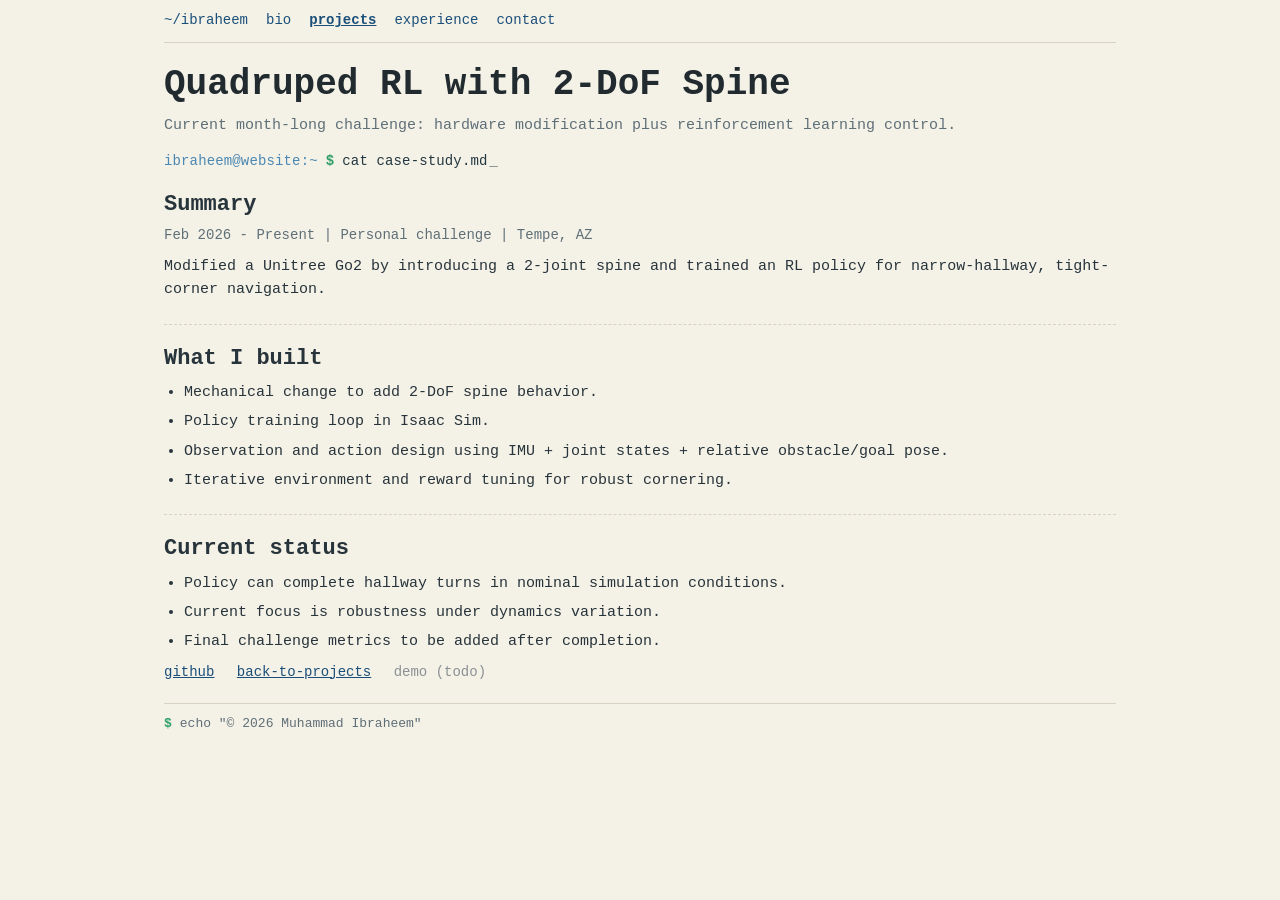
<file: projects/quadruped-rl-2dof-spine.html>
<!DOCTYPE html>
<html lang="en">
<head>
    <meta charset="UTF-8">
    <meta name="viewport" content="width=device-width, initial-scale=1.0">
    <title>Quadruped RL with 2-DoF Spine | Case Study</title>
    <meta name="description" content="Case study: month-long quadruped RL challenge with Unitree Go2 spine modification.">
    <meta name="robots" content="index,follow">
    <meta property="og:title" content="Quadruped RL with 2-DoF Spine | Case Study">
    <meta property="og:description" content="Unitree Go2 2-joint spine modification and RL training in Isaac Sim.">
    <meta property="og:type" content="article">
    <meta property="og:url" content="https://ibraheem-111.github.io/projects/quadruped-rl-2dof-spine.html">
    <meta property="og:image" content="https://ibraheem-111.github.io/ibraheem-coit-tower.jpeg">
    <meta name="twitter:card" content="summary_large_image">
    <meta name="twitter:title" content="Quadruped RL with 2-DoF Spine | Case Study">
    <meta name="twitter:description" content="Month-long challenge with spine modification and RL control.">
    <meta name="twitter:image" content="https://ibraheem-111.github.io/ibraheem-coit-tower.jpeg">
    <link rel="canonical" href="https://ibraheem-111.github.io/projects/quadruped-rl-2dof-spine.html">
        <link rel="icon" type="image/svg+xml" href="/favicon.svg">
        <link rel="shortcut icon" href="/favicon.svg">
    <link rel="stylesheet" href="/styles.css">
    <!-- GoatCounter Analytics -->
    <script data-goatcounter="https://ibraheem-111.goatcounter.com/count" async src="//gc.zgo.at/count.js"></script>
</head>
<body>
    <a href="#mainContent" class="skip-to-content">Skip to main content</a>
    <div class="layout">
        <nav class="top-nav" aria-label="Main navigation">
            <a href="/">~/ibraheem</a>
            <a href="/">bio</a>
            <a href="/projects/" aria-current="page">projects</a>
            <a href="/experience.html">experience</a>
            <a href="/contact.html">contact</a>
        </nav>

        <main id="mainContent">
            <h1>Quadruped RL with 2-DoF Spine</h1>
            <p class="lead">Current month-long challenge: hardware modification plus reinforcement learning control.</p>

            <div class="block"><span class="prompt">$</span>cat case-study.md</div>

            <section class="entry">
                <h2>Summary</h2>
                <p class="meta">Feb 2026 - Present | Personal challenge | Tempe, AZ</p>
                <p class="desc">Modified a Unitree Go2 by introducing a 2-joint spine and trained an RL policy for narrow-hallway, tight-corner navigation.</p>
            </section>

            <section class="entry">
                <h2>What I built</h2>
                <ul class="list">
                    <li>Mechanical change to add 2-DoF spine behavior.</li>
                    <li>Policy training loop in Isaac Sim.</li>
                    <li>Observation and action design using IMU + joint states + relative obstacle/goal pose.</li>
                    <li>Iterative environment and reward tuning for robust cornering.</li>
                </ul>
            </section>

            <section class="entry">
                <h2>Current status</h2>
                <ul class="list">
                    <li>Policy can complete hallway turns in nominal simulation conditions.</li>
                    <li>Current focus is robustness under dynamics variation.</li>
                    <li>Final challenge metrics to be added after completion.</li>
                </ul>
                <p class="links">
                    <a href="https://github.com/ibraheem-111/quadruped-spine-link" target="_blank" rel="noopener noreferrer">github</a>
                    <a href="/projects/">back-to-projects</a>
                    <span class="disabled">demo (todo)</span>
                </p>
            </section>
        </main>

        <footer>
            <div><span class="prompt">$</span>echo "© 2026 Muhammad Ibraheem"</div>
        </footer>
    </div>
</body>
</html>
</file>
<file: styles.css>
:root {
    --bg: #f4f1e6;
    --panel: #f8f6ee;
    --text: #27343b;
    --muted: #5f6f78;
    --link: #1a4f7a;
    --border: #d8d2c2;
}

* {
    box-sizing: border-box;
}

html,
body {
    margin: 0;
    padding: 0;
}

body {
    font-family: "Courier New", Courier, monospace;
    background: var(--bg);
    color: var(--text);
    line-height: 1.55;
    font-size: 15px;
}

.layout {
    max-width: 980px;
    margin: 0 auto;
    padding: 0 14px 28px;
}

.top-nav {
    border-bottom: 1px solid var(--border);
    padding: 10px 0;
    font-size: 14px;
    display: flex;
    flex-wrap: wrap;
    gap: 18px;
}

.top-nav a {
    color: var(--link);
    text-decoration: none;
}

.top-nav a:hover,
.top-nav a:focus-visible {
    text-decoration: underline;
}

.top-nav a[aria-current="page"] {
    text-decoration: underline;
    font-weight: 700;
}

.skip-to-content {
    position: absolute;
    left: -9999px;
    top: auto;
    width: 1px;
    height: 1px;
    overflow: hidden;
}

.skip-to-content:focus {
    left: 10px;
    top: 10px;
    width: auto;
    height: auto;
    background: var(--panel);
    border: 1px solid var(--border);
    color: var(--text);
    padding: 6px 10px;
    z-index: 1000;
}

.prompt {
    color: #2f9f68;
    margin-right: 8px;
    font-weight: 700;
}

h1 {
    margin: 20px 0 8px;
    font-size: 36px;
    line-height: 1.2;
    color: #202a2f;
}

h2 {
    margin: 18px 0 6px;
    font-size: 22px;
    line-height: 1.3;
}

h3 {
    margin: 12px 0 4px;
    font-size: 18px;
    line-height: 1.3;
}

.lead {
    margin: 0 0 14px;
    color: var(--muted);
}

.block {
    display: flex;
    align-items: baseline;
    flex-wrap: wrap;
    gap: 0;
    margin: 14px 0 10px;
    border: 0;
    background: transparent;
    padding: 0;
    color: #233740;
    font-size: 14px;
    letter-spacing: 0.01em;
}

.block::before {
    content: "ibraheem@website:~";
    color: #4b88b3;
    margin-right: 8px;
}

.block::after {
    content: "_";
    color: #5f6f78;
    margin-left: 2px;
    animation: terminal-caret 1.1s step-end infinite;
}

@keyframes terminal-caret {
    50% {
        opacity: 0;
    }
}

.project,
.entry {
    margin: 16px 0 20px;
    padding-bottom: 14px;
    border-bottom: 1px dashed var(--border);
}

.project:last-child,
.entry:last-child {
    border-bottom: 0;
    padding-bottom: 0;
}

.profile-entry {
    display: flex;
    gap: 16px;
    align-items: flex-start;
}

.profile-photo {
    width: 150px;
    height: 190px;
    object-fit: cover;
    border: 1px solid var(--border);
    flex-shrink: 0;
}

.meta {
    margin: 0 0 8px;
    color: var(--muted);
    font-size: 14px;
}

.desc {
    margin: 0 0 8px;
}

.plain-link {
    color: inherit;
    text-decoration: inherit;
}

.plain-link:hover {
    color: inherit;
    text-decoration: inherit;
}

.tags {
    margin: 6px 0;
    color: var(--muted);
    font-size: 14px;
}

.links {
    margin-top: 6px;
    font-size: 14px;
}

.links a {
    color: var(--link);
    margin-right: 14px;
}

.links .disabled {
    color: #8a9095;
    text-decoration: none;
    cursor: default;
    margin-right: 14px;
}

.project-details {
    margin: 8px 0 10px;
    border-left: 2px solid var(--border);
    padding-left: 10px;
}

.project-details summary {
    color: var(--link);
    cursor: pointer;
    font-size: 14px;
    user-select: none;
}

.project-toggle {
    border: 1px solid var(--border);
    background: var(--panel);
    padding: 0;
    margin: 10px 0 12px;
}

.project-toggle summary {
    display: grid;
    grid-template-columns: 44px 1fr auto;
    gap: 12px;
    align-items: center;
    padding: 10px 12px;
    list-style: none;
    color: var(--text);
    border-bottom: 1px solid transparent;
}

.project-toggle summary::-webkit-details-marker {
    display: none;
}

.project-toggle[open] summary {
    border-bottom-color: var(--border);
}

.toggle-num {
    color: #8a9095;
    font-size: 12px;
}

.toggle-title {
    color: var(--text);
    font-weight: 700;
}

.toggle-meta {
    color: var(--muted);
    font-size: 12px;
    text-transform: uppercase;
    letter-spacing: 0.04em;
}

.project-toggle > .desc,
.project-toggle > .tags,
.project-toggle > .list,
.project-toggle > .links {
    margin-left: 12px;
    margin-right: 12px;
}

.project-toggle > .links {
    margin-bottom: 12px;
}

.project-details[open] summary {
    margin-bottom: 6px;
}

.project-details summary:focus-visible {
    outline: 2px solid var(--link);
    outline-offset: 2px;
}

.figure {
    margin: 14px 0;
}

.figure img {
    display: block;
    max-width: 100%;
    height: auto;
    border: 1px solid var(--border);
    background: var(--panel);
}

.figure figcaption {
    margin-top: 6px;
    color: var(--muted);
    font-size: 13px;
}

.list {
    margin: 8px 0;
    padding-left: 20px;
}

.list li {
    margin-bottom: 6px;
}

footer {
    border-top: 1px solid var(--border);
    margin-top: 18px;
    padding-top: 10px;
    color: var(--muted);
    font-size: 13px;
}

@media (max-width: 768px) {
    h1 {
        font-size: 30px;
    }

    .layout {
        padding: 0 10px 24px;
    }

    .top-nav {
        gap: 12px;
    }

    .profile-entry {
        flex-direction: column;
    }

    .profile-photo {
        width: 130px;
        height: 165px;
    }

    .project-toggle summary {
        grid-template-columns: 34px 1fr;
    }

    .toggle-meta {
        grid-column: 2;
        font-size: 11px;
    }
}

@media (prefers-reduced-motion: reduce) {
    *,
    *::before,
    *::after {
        animation-duration: 0.01ms !important;
        animation-iteration-count: 1 !important;
        transition-duration: 0.01ms !important;
        scroll-behavior: auto !important;
    }

    .block::after {
        animation: none;
    }
}
</file>
